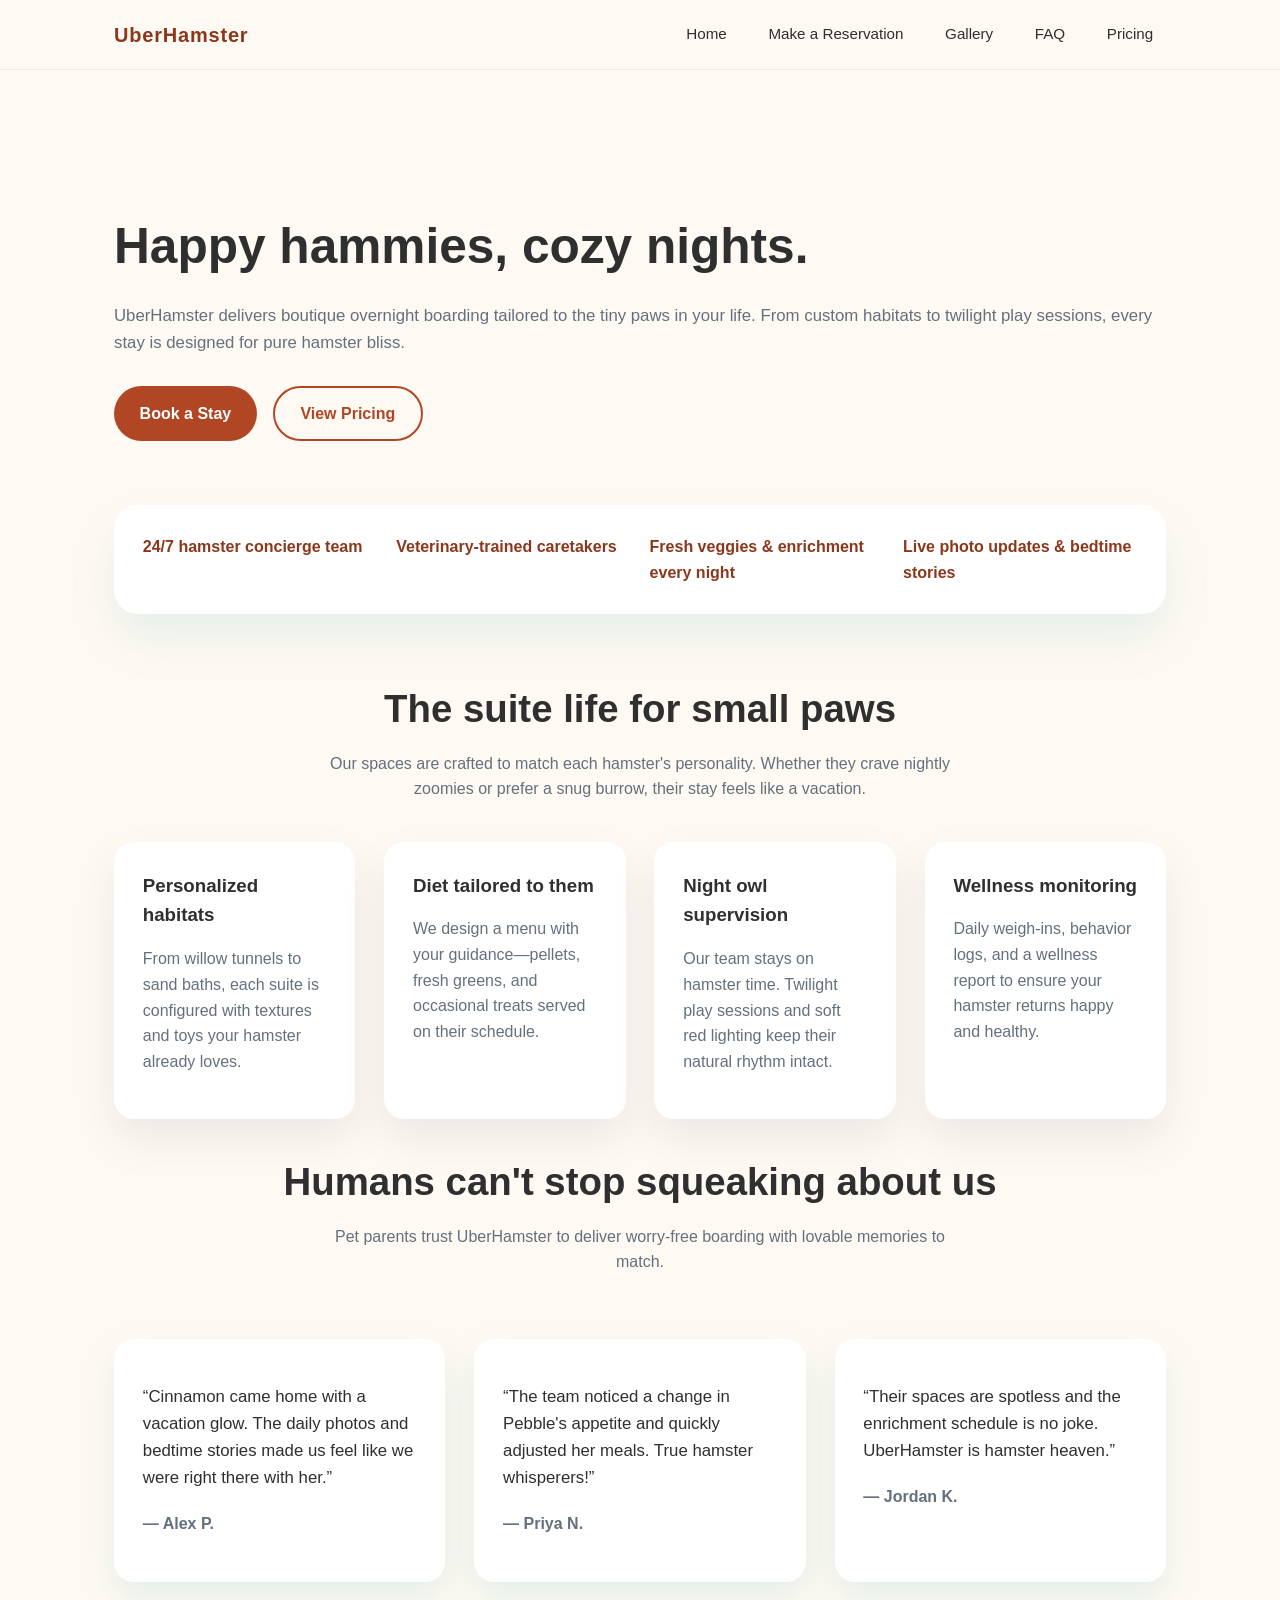
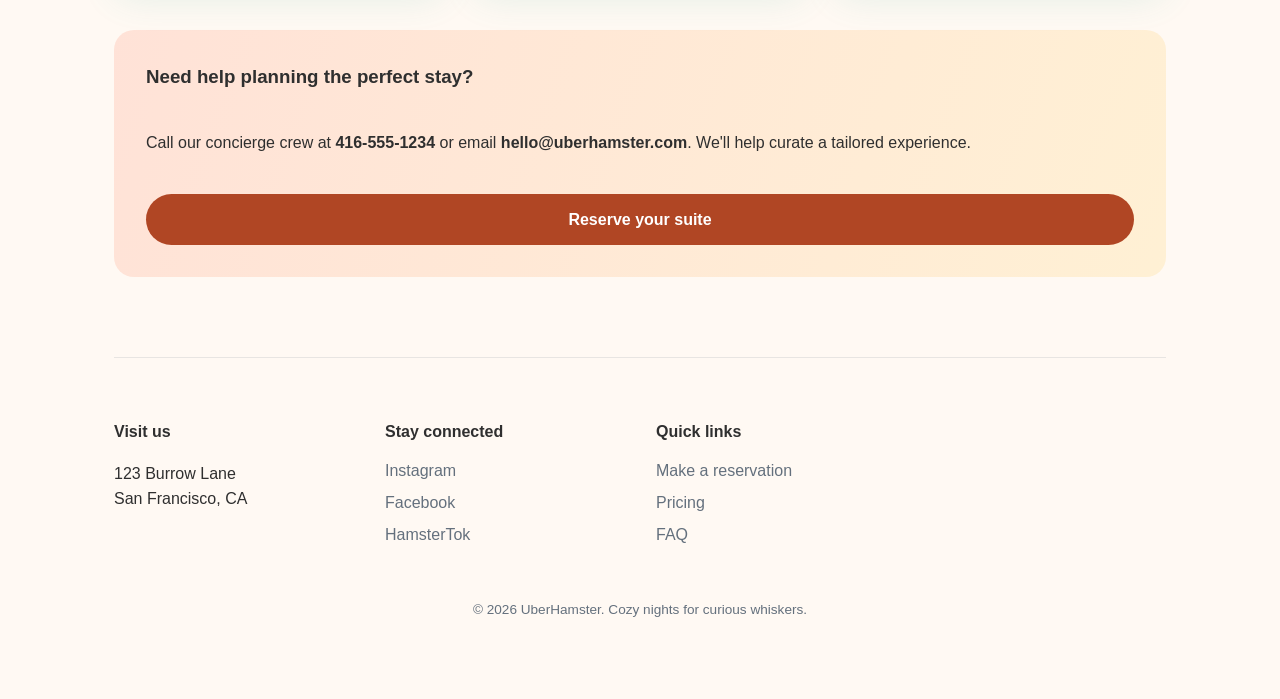
<file: index.html>
<!DOCTYPE html>
<html lang="en">
<head>
  <meta charset="UTF-8" />
  <meta name="viewport" content="width=device-width, initial-scale=1.0" />
  <link rel="icon" type="image/svg+xml" href="favicon.svg" />
  <meta name="description" content="UberHamster delivers boutique overnight boarding for hamsters with custom habitats, enrichment, and 24/7 caretakers." />
  <title>UberHamster | Overnight Hamster Boarding</title>
  <link rel="stylesheet" href="assets/css/styles.css" />
  <script defer src="assets/js/main.js"></script>
</head>
<body>
  <header>
    <nav>
      <a class="nav-brand" href="index.html">UberHamster</a>
      <div class="nav-links">
        <a href="index.html">Home</a>
        <a href="reservation.html">Make a Reservation</a>
        <a href="gallery.html">Gallery</a>
        <a href="faq.html">FAQ</a>
        <a href="pricing.html">Pricing</a>
      </div>
    </nav>
  </header>
  <main>
    <section class="hero">
      <div class="hero-text" data-animate>
        <h1>Happy hammies, cozy nights.</h1>
        <p>UberHamster delivers boutique overnight boarding tailored to the tiny paws in your life. From custom habitats to twilight play sessions, every stay is designed for pure hamster bliss.</p>
        <div class="cta-group">
          <a class="cta-button" href="reservation.html">Book a Stay</a>
          <a class="cta-button secondary" href="pricing.html">View Pricing</a>
        </div>
      </div>
    </section>

    <section class="highlight-strip" data-animate>
      <span>24/7 hamster concierge team</span>
      <span>Veterinary-trained caretakers</span>
      <span>Fresh veggies &amp; enrichment every night</span>
      <span>Live photo updates &amp; bedtime stories</span>
    </section>

    <section class="section" data-animate>
      <div class="section-title">
        <h2>The suite life for small paws</h2>
        <p>Our spaces are crafted to match each hamster's personality. Whether they crave nightly zoomies or prefer a snug burrow, their stay feels like a vacation.</p>
      </div>
      <div class="feature-grid">
        <article class="feature-card">
          <h3>Personalized habitats</h3>
          <p>From willow tunnels to sand baths, each suite is configured with textures and toys your hamster already loves.</p>
        </article>
        <article class="feature-card">
          <h3>Diet tailored to them</h3>
          <p>We design a menu with your guidance—pellets, fresh greens, and occasional treats served on their schedule.</p>
        </article>
        <article class="feature-card">
          <h3>Night owl supervision</h3>
          <p>Our team stays on hamster time. Twilight play sessions and soft red lighting keep their natural rhythm intact.</p>
        </article>
        <article class="feature-card">
          <h3>Wellness monitoring</h3>
          <p>Daily weigh-ins, behavior logs, and a wellness report to ensure your hamster returns happy and healthy.</p>
        </article>
      </div>
    </section>

    <section data-animate>
      <div class="section-title">
        <h2>Humans can't stop squeaking about us</h2>
        <p>Pet parents trust UberHamster to deliver worry-free boarding with lovable memories to match.</p>
      </div>
      <div class="testimonials">
        <div class="testimonial">
          <p class="quote">“Cinnamon came home with a vacation glow. The daily photos and bedtime stories made us feel like we were right there with her.”</p>
          <p class="owner">— Alex P.</p>
        </div>
        <div class="testimonial">
          <p class="quote">“The team noticed a change in Pebble's appetite and quickly adjusted her meals. True hamster whisperers!”</p>
          <p class="owner">— Priya N.</p>
        </div>
        <div class="testimonial">
          <p class="quote">“Their spaces are spotless and the enrichment schedule is no joke. UberHamster is hamster heaven.”</p>
          <p class="owner">— Jordan K.</p>
        </div>
      </div>
    </section>

    <section class="quick-contact" data-animate>
      <h3>Need help planning the perfect stay?</h3>
      <p>Call our concierge crew at <a href="tel:416-555-1234">416-555-1234</a> or email <a href="mailto:hello@uberhamster.com">hello@uberhamster.com</a>. We'll help curate a tailored experience.</p>
      <a class="cta-button" href="reservation.html">Reserve your suite</a>
    </section>

    <footer class="footer">
      <div>
        <h4>Visit us</h4>
        <p>123 Burrow Lane<br />San Francisco, CA</p>
      </div>
      <div>
        <h4>Stay connected</h4>
        <a href="#">Instagram</a>
        <a href="#">Facebook</a>
        <a href="#">HamsterTok</a>
      </div>
      <div>
        <h4>Quick links</h4>
        <a href="reservation.html">Make a reservation</a>
        <a href="pricing.html">Pricing</a>
        <a href="faq.html">FAQ</a>
      </div>
      <p class="legal">© <span id="year"></span> UberHamster. Cozy nights for curious whiskers.</p>
    </footer>
  </main>
  <script>
    document.getElementById('year').textContent = new Date().getFullYear();
  </script>
</body>
</html>
</file>
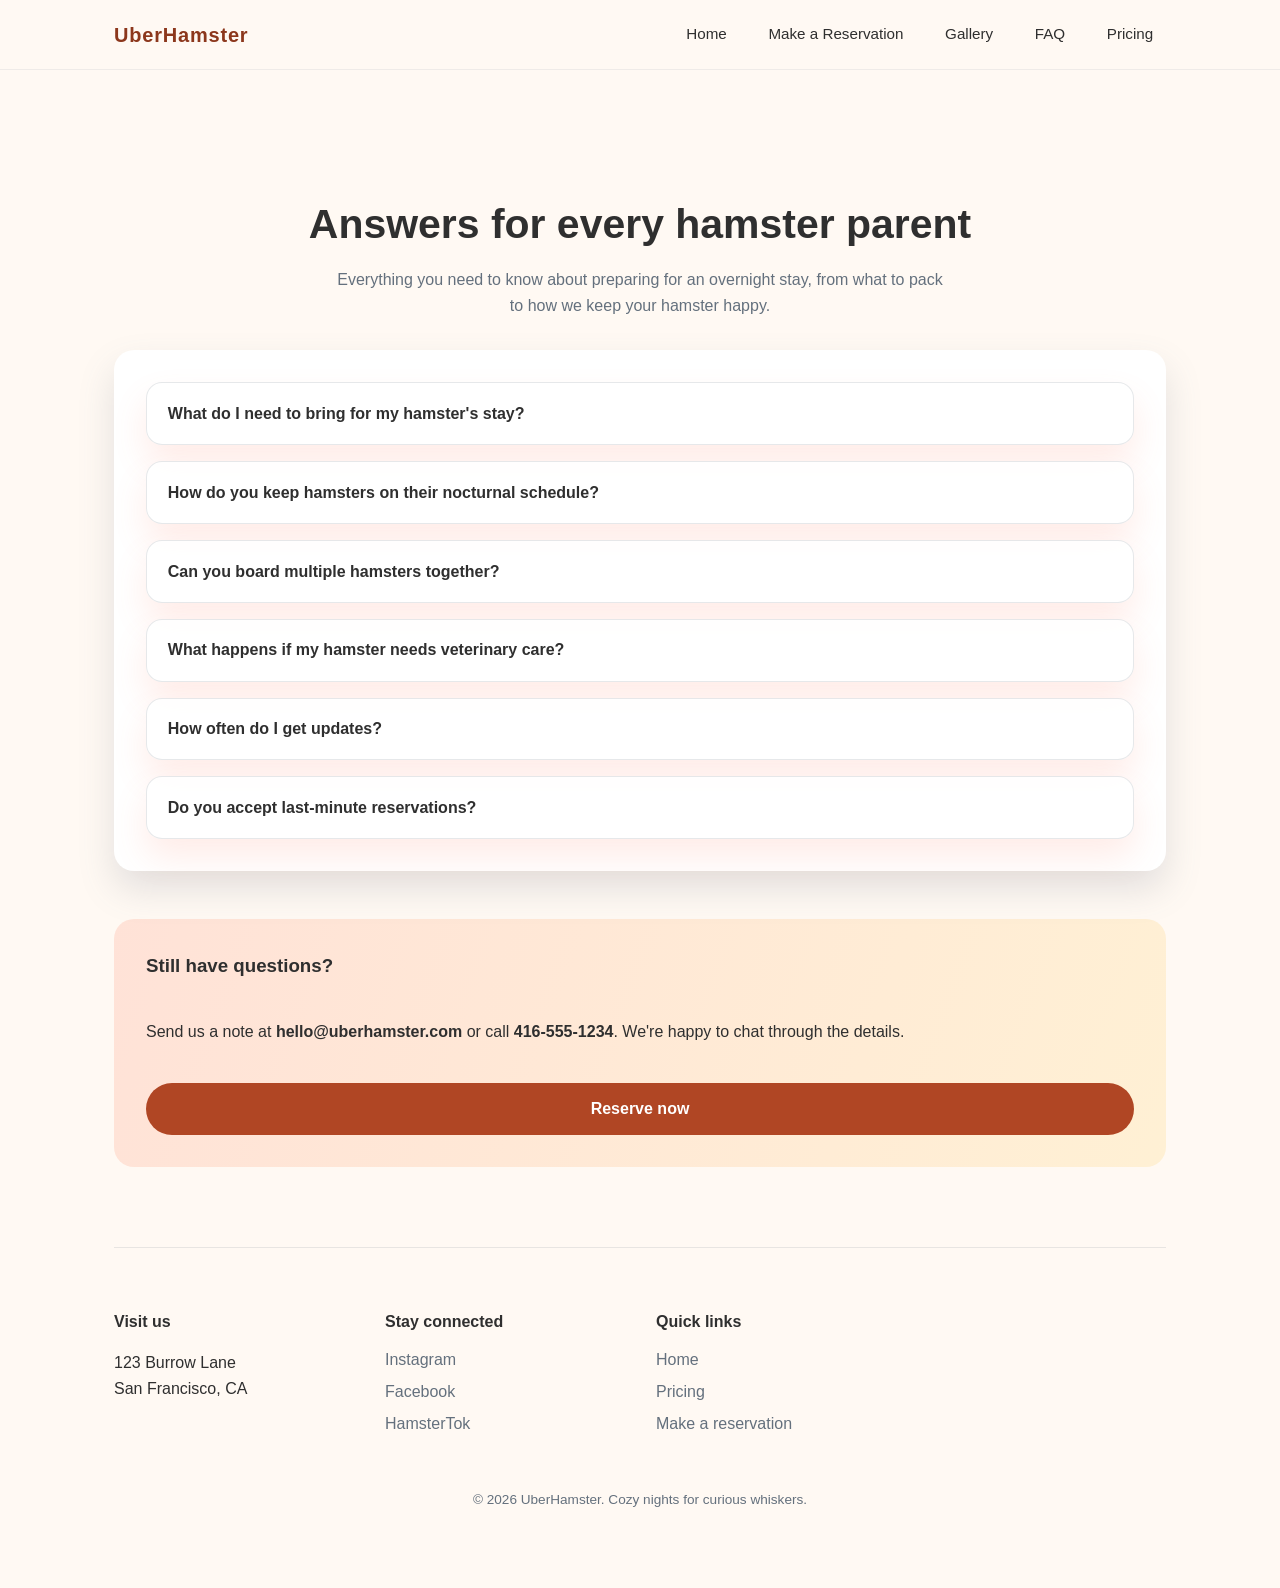
<file: faq.html>
<!DOCTYPE html>
<html lang="en">
<head>
  <meta charset="UTF-8" />
  <meta name="viewport" content="width=device-width, initial-scale=1.0" />
  <link rel="icon" type="image/svg+xml" href="favicon.svg" />
  <meta name="description" content="Find answers to common questions about UberHamster overnight boarding, care routines, updates, and booking policies." />
  <title>UberHamster | Frequently Asked Questions</title>
  <link rel="stylesheet" href="assets/css/styles.css" />
  <script defer src="assets/js/main.js"></script>
</head>
<body>
  <header>
    <nav>
      <a class="nav-brand" href="index.html">UberHamster</a>
      <div class="nav-links">
        <a href="index.html">Home</a>
        <a href="reservation.html">Make a Reservation</a>
        <a href="gallery.html">Gallery</a>
        <a href="faq.html">FAQ</a>
        <a href="pricing.html">Pricing</a>
      </div>
    </nav>
  </header>
  <main>
    <section class="page-hero" data-animate>
      <h1>Answers for every hamster parent</h1>
      <p>Everything you need to know about preparing for an overnight stay, from what to pack to how we keep your hamster happy.</p>
    </section>

    <section class="faq-card" data-animate>
      <div class="faq-list">
        <details>
          <summary>What do I need to bring for my hamster's stay?</summary>
          <p>We provide fresh bedding, enrichment toys, and specialty treats. Please bring your hamster's current wheel (if they have a favorite), their primary food mix, and any medications or supplements.</p>
        </details>
        <details>
          <summary>How do you keep hamsters on their nocturnal schedule?</summary>
          <p>Lights are dimmed to red-spectrum bulbs in the evening, play sessions happen after dusk, and caretakers perform check-ins overnight to align with their natural rhythm.</p>
        </details>
        <details>
          <summary>Can you board multiple hamsters together?</summary>
          <p>Yes, as long as they already cohabitate safely. We create customized duplex suites with divider options, individual feeding zones, and shared play yards.</p>
        </details>
        <details>
          <summary>What happens if my hamster needs veterinary care?</summary>
          <p>Our caretakers are trained to spot early warning signs. If we notice anything unusual, we contact you immediately and coordinate with your preferred exotic vet, or our on-call partner clinic.</p>
        </details>
        <details>
          <summary>How often do I get updates?</summary>
          <p>You'll receive nightly photo updates, a morning recap, and optional livestream drop-ins for extended stays.</p>
        </details>
        <details>
          <summary>Do you accept last-minute reservations?</summary>
          <p>If we have availability, absolutely. We recommend booking at least a week in advance during holidays and summer travel seasons.</p>
        </details>
      </div>
    </section>

    <section class="quick-contact" data-animate>
      <h3>Still have questions?</h3>
      <p>Send us a note at <a href="mailto:hello@uberhamster.com">hello@uberhamster.com</a> or call <a href="tel:416-555-1234">416-555-1234</a>. We're happy to chat through the details.</p>
      <a class="cta-button" href="reservation.html">Reserve now</a>
    </section>

    <footer class="footer">
      <div>
        <h4>Visit us</h4>
        <p>123 Burrow Lane<br />San Francisco, CA</p>
      </div>
      <div>
        <h4>Stay connected</h4>
        <a href="#">Instagram</a>
        <a href="#">Facebook</a>
        <a href="#">HamsterTok</a>
      </div>
      <div>
        <h4>Quick links</h4>
        <a href="index.html">Home</a>
        <a href="pricing.html">Pricing</a>
        <a href="reservation.html">Make a reservation</a>
      </div>
      <p class="legal">© <span id="year"></span> UberHamster. Cozy nights for curious whiskers.</p>
    </footer>
  </main>
  <script>
    document.getElementById('year').textContent = new Date().getFullYear();
  </script>
</body>
</html>
</file>
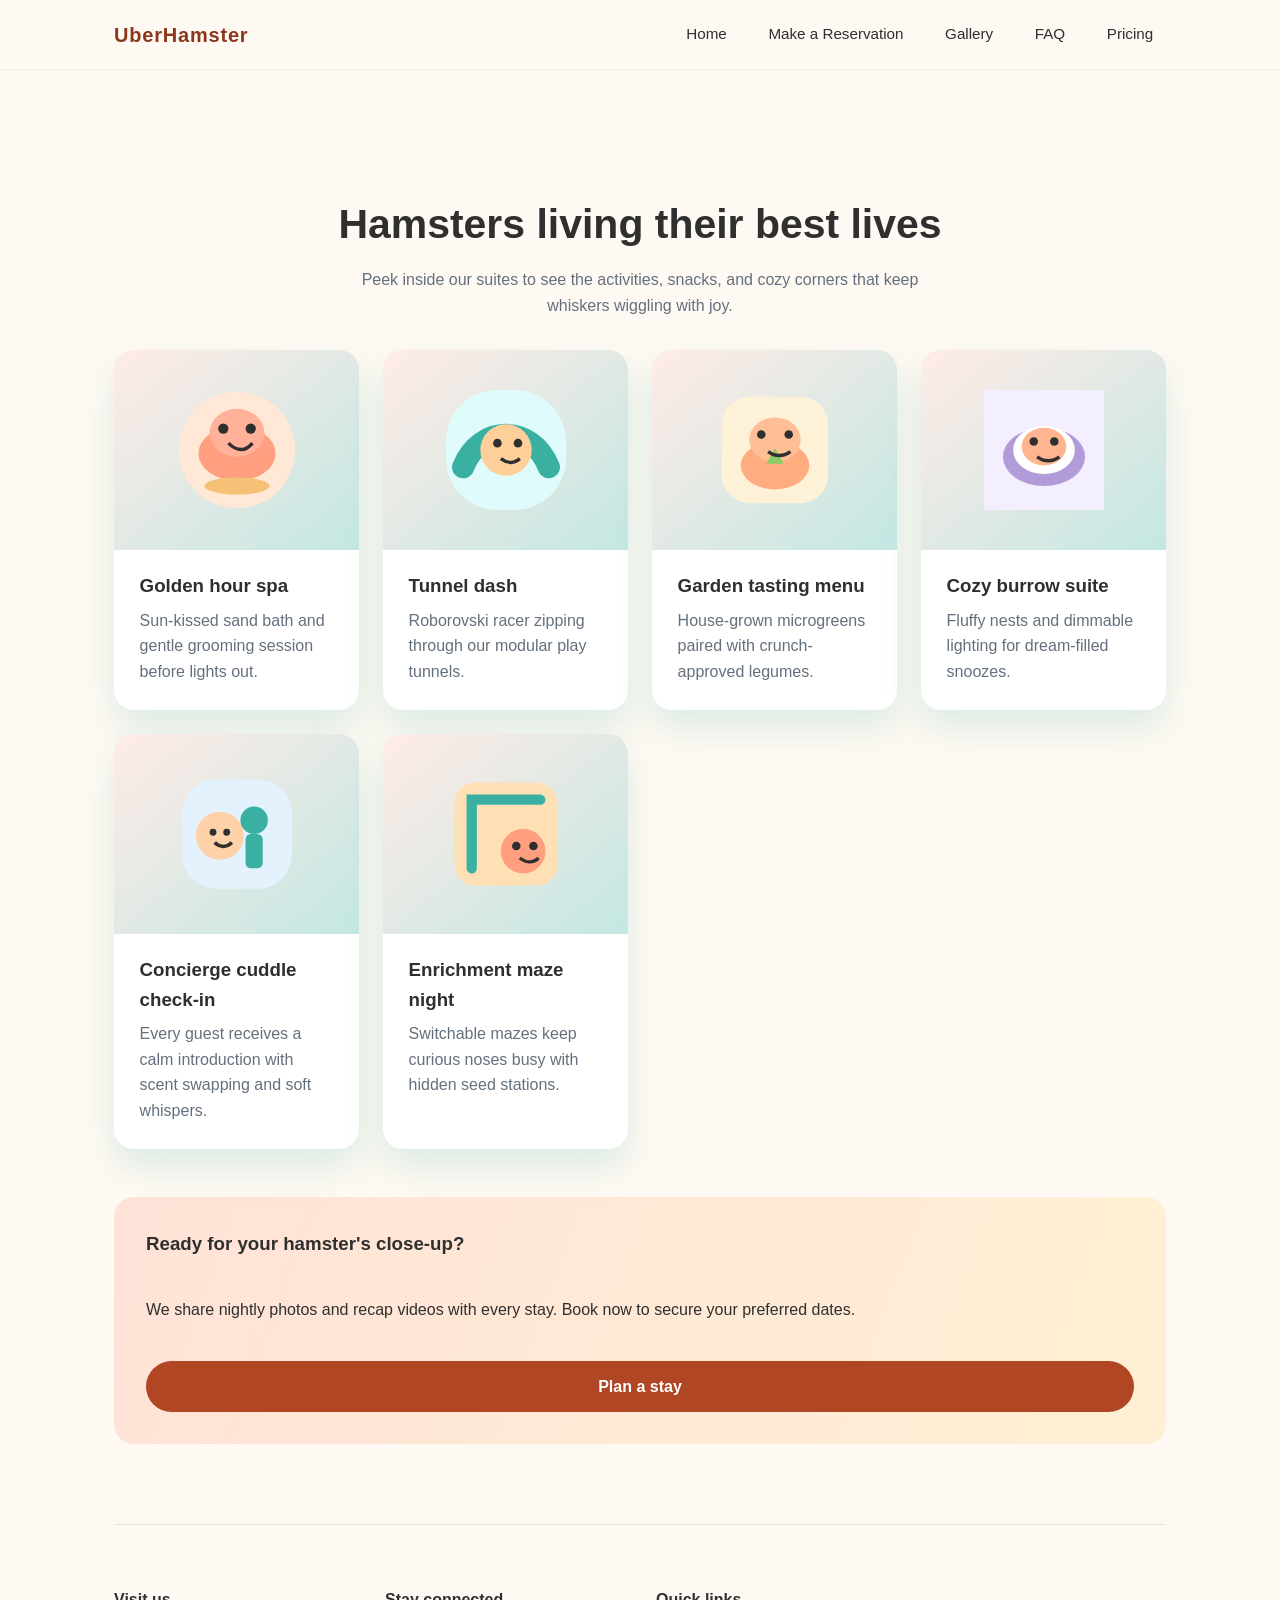
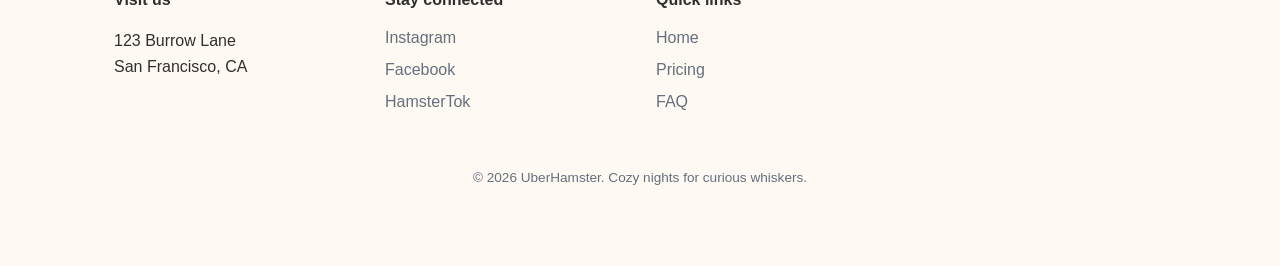
<file: gallery.html>
<!DOCTYPE html>
<html lang="en">
<head>
  <meta charset="UTF-8" />
  <meta name="viewport" content="width=device-width, initial-scale=1.0" />
  <link rel="icon" type="image/svg+xml" href="favicon.svg" />
  <meta name="description" content="See UberHamster guests enjoying sand baths, enrichment mazes, and cozy suites in our overnight boarding gallery." />
  <title>UberHamster | Gallery</title>
  <link rel="stylesheet" href="assets/css/styles.css" />
  <script defer src="assets/js/main.js"></script>
</head>
<body>
  <header>
    <nav>
      <a class="nav-brand" href="index.html">UberHamster</a>
      <div class="nav-links">
        <a href="index.html">Home</a>
        <a href="reservation.html">Make a Reservation</a>
        <a href="gallery.html">Gallery</a>
        <a href="faq.html">FAQ</a>
        <a href="pricing.html">Pricing</a>
      </div>
    </nav>
  </header>
  <main>
    <section class="page-hero" data-animate>
      <h1>Hamsters living their best lives</h1>
      <p>Peek inside our suites to see the activities, snacks, and cozy corners that keep whiskers wiggling with joy.</p>
    </section>

    <section class="gallery-grid">
      <article class="gallery-item" data-animate>
        <div class="gallery-art">
          <svg viewBox="0 0 140 140" xmlns="http://www.w3.org/2000/svg" role="img" aria-labelledby="hammy1">
            <title id="hammy1">Hamster enjoying a sand bath</title>
            <circle cx="70" cy="70" r="68" fill="#ffe8d6" />
            <ellipse cx="70" cy="74" rx="45" ry="32" fill="#ff9f80" />
            <ellipse cx="70" cy="50" rx="32" ry="28" fill="#ffb199" />
            <circle cx="86" cy="45" r="6" fill="#2f2f2f" />
            <circle cx="54" cy="45" r="6" fill="#2f2f2f" />
            <path d="M60 62 C70 72 80 72 88 62" stroke="#2f2f2f" stroke-width="4" fill="none" />
            <ellipse cx="70" cy="112" rx="38" ry="10" fill="#f6c177" />
          </svg>
        </div>
        <div class="gallery-caption">
          <h3>Golden hour spa</h3>
          <p>Sun-kissed sand bath and gentle grooming session before lights out.</p>
        </div>
      </article>

      <article class="gallery-item" data-animate>
        <div class="gallery-art">
          <svg viewBox="0 0 140 140" xmlns="http://www.w3.org/2000/svg" role="img" aria-labelledby="hammy2">
            <title id="hammy2">Hamster running in a play tunnel</title>
            <rect x="0" y="0" width="140" height="140" rx="60" fill="#e0fbfc" />
            <path d="M20 90 C40 40 100 40 120 90" stroke="#3ab0a2" stroke-width="26" fill="none" stroke-linecap="round" />
            <circle cx="70" cy="70" r="30" fill="#ffcf99" />
            <circle cx="84" cy="62" r="5" fill="#2f2f2f" />
            <circle cx="60" cy="62" r="5" fill="#2f2f2f" />
            <path d="M64 80 C72 86 80 86 86 80" stroke="#2f2f2f" stroke-width="4" fill="none" />
          </svg>
        </div>
        <div class="gallery-caption">
          <h3>Tunnel dash</h3>
          <p>Roborovski racer zipping through our modular play tunnels.</p>
        </div>
      </article>

      <article class="gallery-item" data-animate>
        <div class="gallery-art">
          <svg viewBox="0 0 140 140" xmlns="http://www.w3.org/2000/svg" role="img" aria-labelledby="hammy3">
            <title id="hammy3">Hamster nibbling on fresh veggies</title>
            <rect x="8" y="8" width="124" height="124" rx="32" fill="#fdf2d7" />
            <ellipse cx="70" cy="88" rx="40" ry="28" fill="#ffad80" />
            <ellipse cx="70" cy="58" rx="30" ry="26" fill="#ffbf96" />
            <path d="M70 68 l10 18 l-20 0 z" fill="#88cc66" />
            <circle cx="54" cy="52" r="5" fill="#2f2f2f" />
            <circle cx="86" cy="52" r="5" fill="#2f2f2f" />
            <path d="M62 72 C70 78 80 78 88 72" stroke="#2f2f2f" stroke-width="4" fill="none" />
          </svg>
        </div>
        <div class="gallery-caption">
          <h3>Garden tasting menu</h3>
          <p>House-grown microgreens paired with crunch-approved legumes.</p>
        </div>
      </article>

      <article class="gallery-item" data-animate>
        <div class="gallery-art">
          <svg viewBox="0 0 140 140" xmlns="http://www.w3.org/2000/svg" role="img" aria-labelledby="hammy4">
            <title id="hammy4">Hamster tucked into a nest</title>
            <rect x="0" y="0" width="140" height="140" fill="#f4efff" />
            <ellipse cx="70" cy="78" rx="48" ry="34" fill="#b19cd9" />
            <ellipse cx="70" cy="70" rx="36" ry="28" fill="#fff" />
            <ellipse cx="70" cy="66" rx="26" ry="22" fill="#ffb58f" />
            <circle cx="58" cy="60" r="5" fill="#2f2f2f" />
            <circle cx="82" cy="60" r="5" fill="#2f2f2f" />
            <path d="M62 78 C70 84 80 84 88 78" stroke="#2f2f2f" stroke-width="4" fill="none" />
          </svg>
        </div>
        <div class="gallery-caption">
          <h3>Cozy burrow suite</h3>
          <p>Fluffy nests and dimmable lighting for dream-filled snoozes.</p>
        </div>
      </article>

      <article class="gallery-item" data-animate>
        <div class="gallery-art">
          <svg viewBox="0 0 140 140" xmlns="http://www.w3.org/2000/svg" role="img" aria-labelledby="hammy5">
            <title id="hammy5">Hamster meeting a caretaker</title>
            <rect x="6" y="6" width="128" height="128" rx="40" fill="#e3f2fd" />
            <circle cx="50" cy="72" r="28" fill="#ffd1a9" />
            <circle cx="90" cy="54" r="16" fill="#3ab0a2" />
            <rect x="80" y="70" width="20" height="40" rx="6" fill="#3ab0a2" />
            <circle cx="42" cy="68" r="4" fill="#2f2f2f" />
            <circle cx="58" cy="68" r="4" fill="#2f2f2f" />
            <path d="M44 80 C50 86 58 86 64 80" stroke="#2f2f2f" stroke-width="4" fill="none" />
          </svg>
        </div>
        <div class="gallery-caption">
          <h3>Concierge cuddle check-in</h3>
          <p>Every guest receives a calm introduction with scent swapping and soft whispers.</p>
        </div>
      </article>

      <article class="gallery-item" data-animate>
        <div class="gallery-art">
          <svg viewBox="0 0 140 140" xmlns="http://www.w3.org/2000/svg" role="img" aria-labelledby="hammy6">
            <title id="hammy6">Hamster exploring enrichment maze</title>
            <rect x="10" y="10" width="120" height="120" rx="24" fill="#ffe0b5" />
            <path d="M30 110 L30 30 L110 30" stroke="#3ab0a2" stroke-width="12" fill="none" stroke-linecap="round" />
            <circle cx="90" cy="90" r="26" fill="#ff9f80" />
            <circle cx="102" cy="84" r="5" fill="#2f2f2f" />
            <circle cx="82" cy="84" r="5" fill="#2f2f2f" />
            <path d="M86 98 C94 104 102 104 108 98" stroke="#2f2f2f" stroke-width="4" fill="none" />
          </svg>
        </div>
        <div class="gallery-caption">
          <h3>Enrichment maze night</h3>
          <p>Switchable mazes keep curious noses busy with hidden seed stations.</p>
        </div>
      </article>
    </section>

    <section class="quick-contact" data-animate>
      <h3>Ready for your hamster's close-up?</h3>
      <p>We share nightly photos and recap videos with every stay. Book now to secure your preferred dates.</p>
      <a class="cta-button" href="reservation.html">Plan a stay</a>
    </section>

    <footer class="footer">
      <div>
        <h4>Visit us</h4>
        <p>123 Burrow Lane<br />San Francisco, CA</p>
      </div>
      <div>
        <h4>Stay connected</h4>
        <a href="#">Instagram</a>
        <a href="#">Facebook</a>
        <a href="#">HamsterTok</a>
      </div>
      <div>
        <h4>Quick links</h4>
        <a href="index.html">Home</a>
        <a href="pricing.html">Pricing</a>
        <a href="faq.html">FAQ</a>
      </div>
      <p class="legal">© <span id="year"></span> UberHamster. Cozy nights for curious whiskers.</p>
    </footer>
  </main>
  <script>
    document.getElementById('year').textContent = new Date().getFullYear();
  </script>
</body>
</html>
</file>
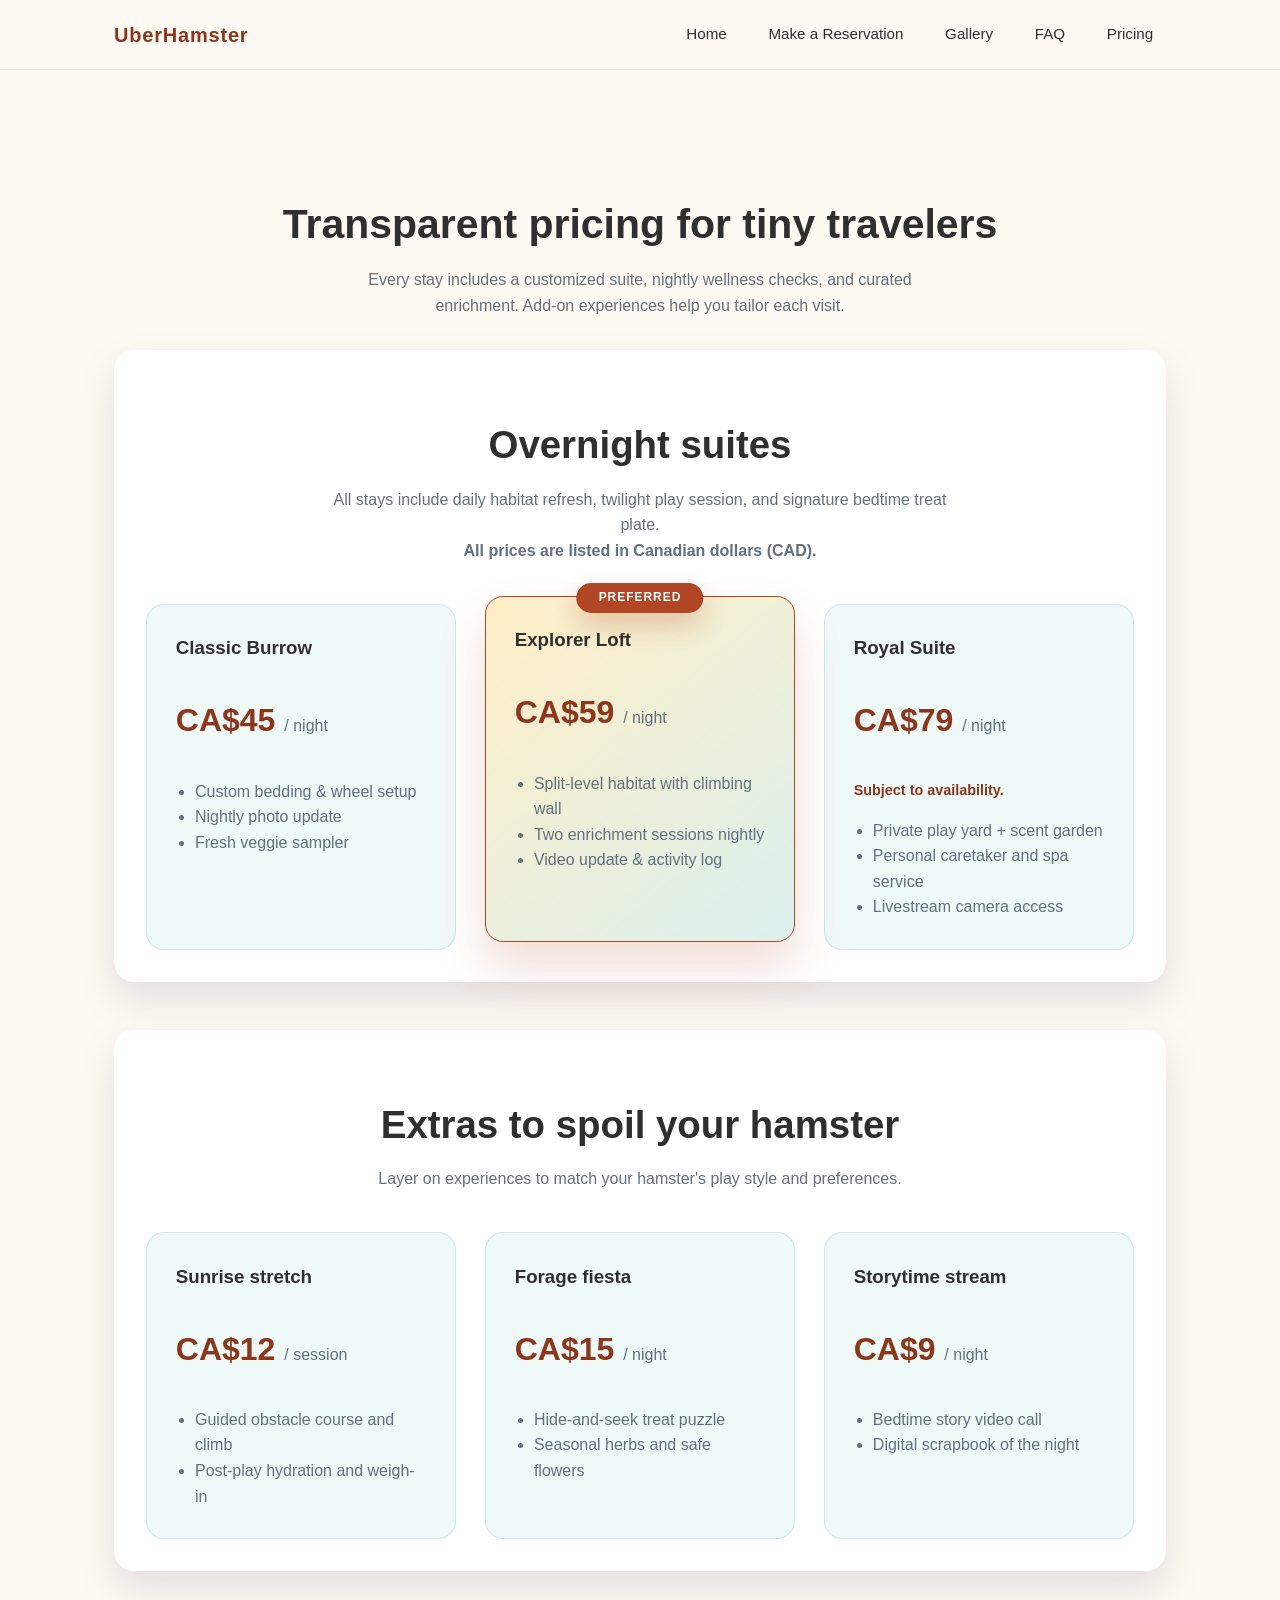
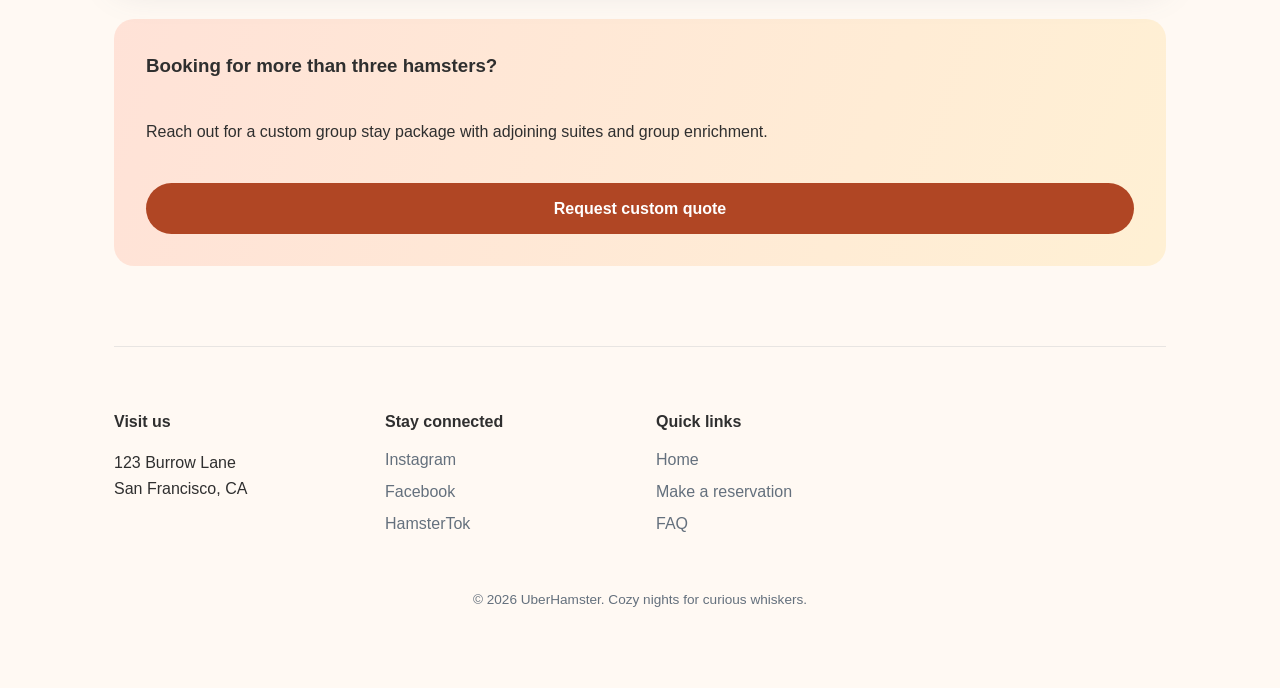
<file: pricing.html>
<!DOCTYPE html>
<html lang="en">
<head>
  <meta charset="UTF-8" />
  <meta name="viewport" content="width=device-width, initial-scale=1.0" />
  <link rel="icon" type="image/svg+xml" href="favicon.svg" />
  <meta name="description" content="Explore UberHamster overnight boarding prices, suite tiers, and add-on experiences to spoil your hamsters." />
  <title>UberHamster | Pricing</title>
  <link rel="stylesheet" href="assets/css/styles.css" />
  <script defer src="assets/js/main.js"></script>
</head>
<body>
  <header>
    <nav>
      <a class="nav-brand" href="index.html">UberHamster</a>
      <div class="nav-links">
        <a href="index.html">Home</a>
        <a href="reservation.html">Make a Reservation</a>
        <a href="gallery.html">Gallery</a>
        <a href="faq.html">FAQ</a>
        <a href="pricing.html">Pricing</a>
      </div>
    </nav>
  </header>
  <main>
    <section class="page-hero" data-animate>
      <h1>Transparent pricing for tiny travelers</h1>
      <p>Every stay includes a customized suite, nightly wellness checks, and curated enrichment. Add-on experiences help you tailor each visit.</p>
    </section>

    <section class="pricing-card" data-animate>
      <div class="section-title">
        <h2>Overnight suites</h2>
        <p>All stays include daily habitat refresh, twilight play session, and signature bedtime treat plate.</p>
        <p class="currency-note">All prices are listed in Canadian dollars (CAD).</p>
      </div>
      <div class="pricing-table">
        <article class="pricing-tier">
          <h3>Classic Burrow</h3>
          <p class="price">CA$45 <span>/ night</span></p>
          <ul class="extra-list">
            <li>Custom bedding &amp; wheel setup</li>
            <li>Nightly photo update</li>
            <li>Fresh veggie sampler</li>
          </ul>
        </article>
        <article class="pricing-tier preferred-tier">
          <span class="preferred-badge">Preferred</span>
          <h3>Explorer Loft</h3>
          <p class="price">CA$59 <span>/ night</span></p>
          <ul class="extra-list">
            <li>Split-level habitat with climbing wall</li>
            <li>Two enrichment sessions nightly</li>
            <li>Video update &amp; activity log</li>
          </ul>
        </article>
        <article class="pricing-tier">
          <h3>Royal Suite</h3>
          <p class="price">CA$79 <span>/ night</span></p>
          <p class="availability-note">Subject to availability.</p>
          <ul class="extra-list">
            <li>Private play yard + scent garden</li>
            <li>Personal caretaker and spa service</li>
            <li>Livestream camera access</li>
          </ul>
        </article>
      </div>
    </section>

    <section class="pricing-card" data-animate>
      <div class="section-title">
        <h2>Extras to spoil your hamster</h2>
        <p>Layer on experiences to match your hamster's play style and preferences.</p>
      </div>
      <div class="pricing-table">
        <article class="pricing-tier">
          <h3>Sunrise stretch</h3>
          <p class="price">CA$12 <span>/ session</span></p>
          <ul class="extra-list">
            <li>Guided obstacle course and climb</li>
            <li>Post-play hydration and weigh-in</li>
          </ul>
        </article>
        <article class="pricing-tier">
          <h3>Forage fiesta</h3>
          <p class="price">CA$15 <span>/ night</span></p>
          <ul class="extra-list">
            <li>Hide-and-seek treat puzzle</li>
            <li>Seasonal herbs and safe flowers</li>
          </ul>
        </article>
        <article class="pricing-tier">
          <h3>Storytime stream</h3>
          <p class="price">CA$9 <span>/ night</span></p>
          <ul class="extra-list">
            <li>Bedtime story video call</li>
            <li>Digital scrapbook of the night</li>
          </ul>
        </article>
      </div>
    </section>

    <section class="quick-contact" data-animate>
      <h3>Booking for more than three hamsters?</h3>
      <p>Reach out for a custom group stay package with adjoining suites and group enrichment.</p>
      <a class="cta-button" href="mailto:hello@uberhamster.com">Request custom quote</a>
    </section>

    <footer class="footer">
      <div>
        <h4>Visit us</h4>
        <p>123 Burrow Lane<br />San Francisco, CA</p>
      </div>
      <div>
        <h4>Stay connected</h4>
        <a href="#">Instagram</a>
        <a href="#">Facebook</a>
        <a href="#">HamsterTok</a>
      </div>
      <div>
        <h4>Quick links</h4>
        <a href="index.html">Home</a>
        <a href="reservation.html">Make a reservation</a>
        <a href="faq.html">FAQ</a>
      </div>
      <p class="legal">© <span id="year"></span> UberHamster. Cozy nights for curious whiskers.</p>
    </footer>
  </main>
  <script>
    document.getElementById('year').textContent = new Date().getFullYear();
  </script>
</body>
</html>
</file>
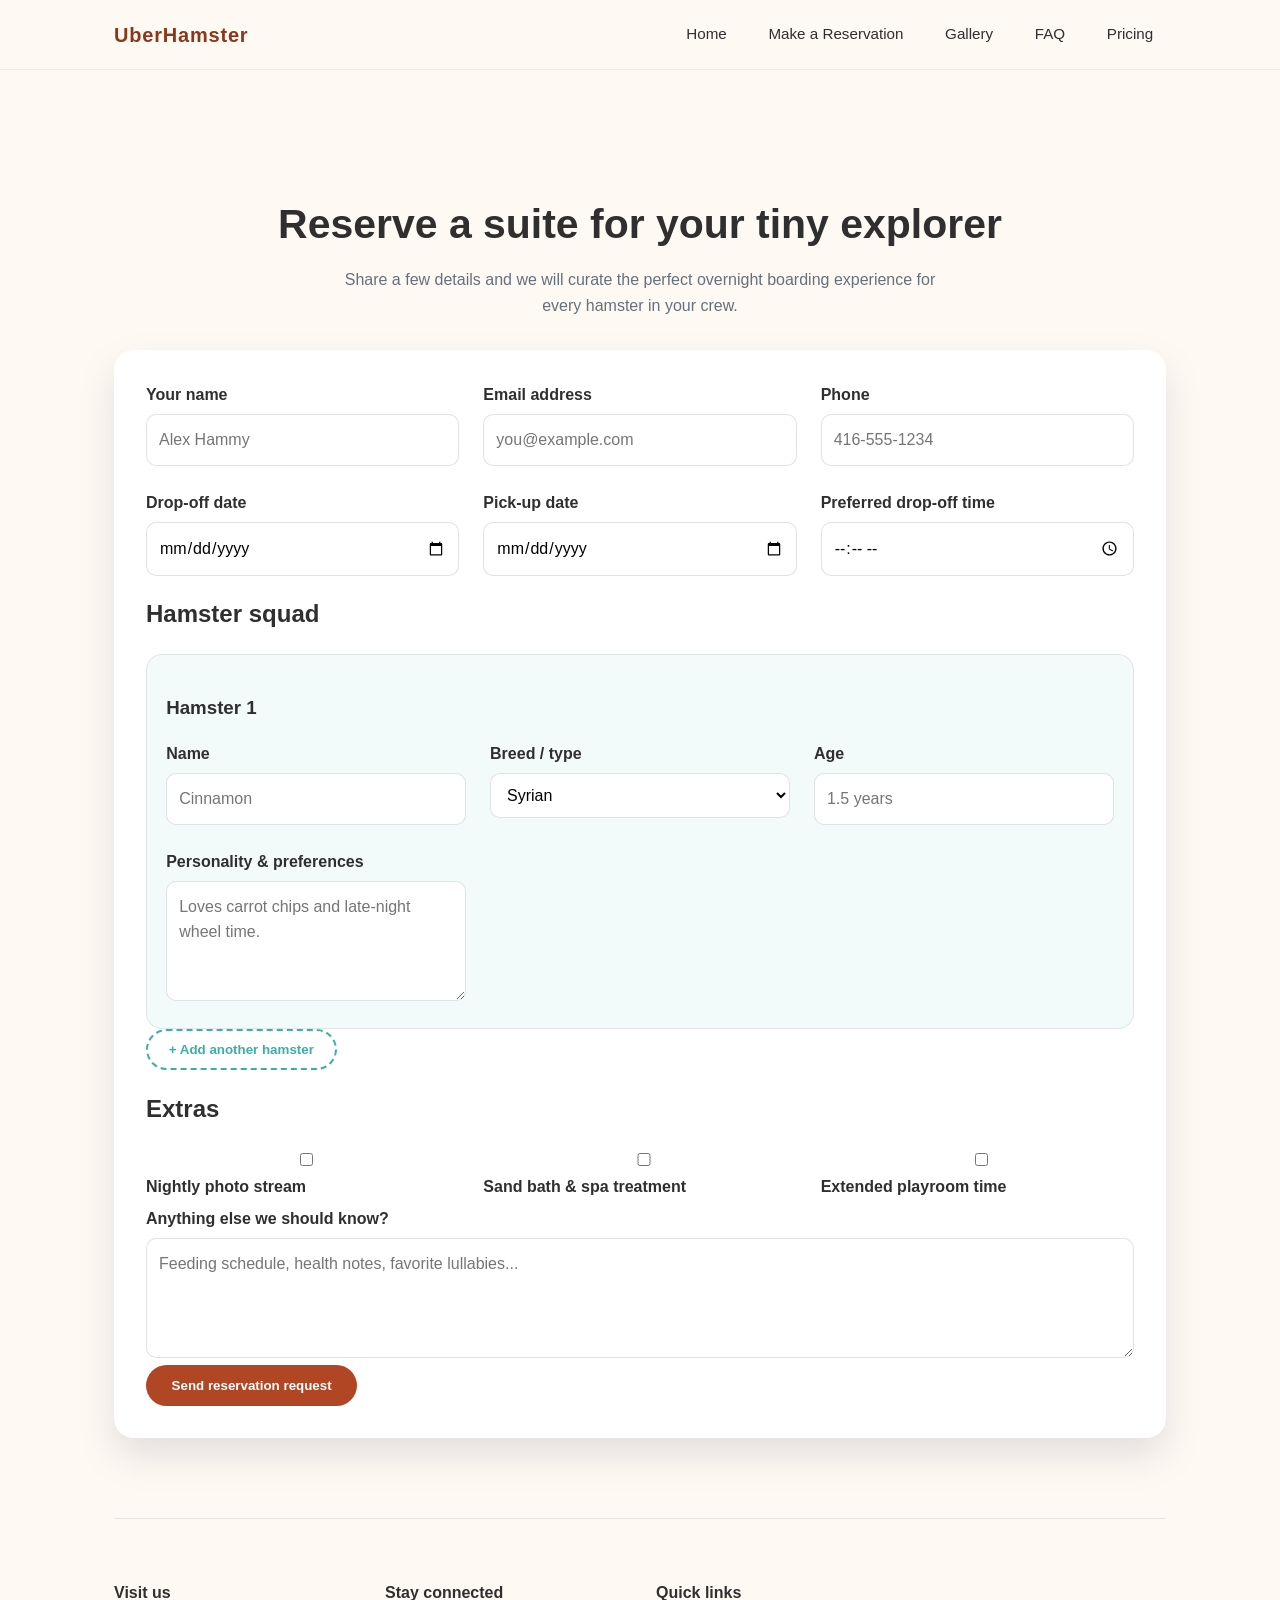
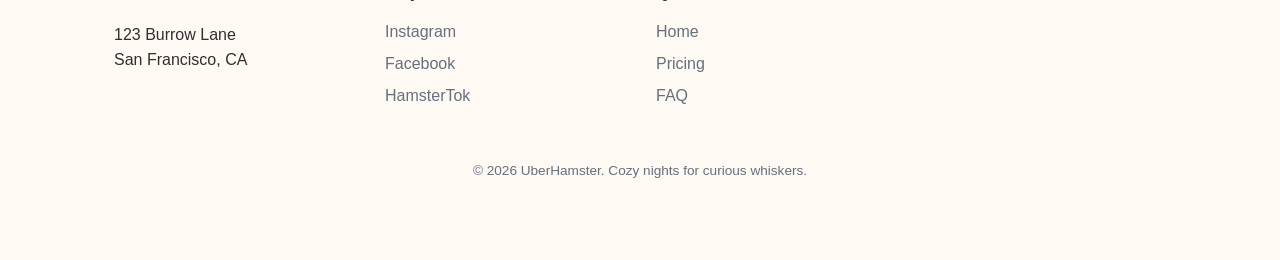
<file: reservation.html>
<!DOCTYPE html>
<html lang="en">
<head>
  <meta charset="UTF-8" />
  <meta name="viewport" content="width=device-width, initial-scale=1.0" />
  <link rel="icon" type="image/svg+xml" href="favicon.svg" />
  <meta name="description" content="Reserve an UberHamster overnight suite and share details about your hamster crew, extras, and special care requests." />
  <title>UberHamster | Make a Reservation</title>
  <link rel="stylesheet" href="assets/css/styles.css" />
  <script defer src="assets/js/main.js"></script>
</head>
<body>
  <header>
    <nav>
      <a class="nav-brand" href="index.html">UberHamster</a>
      <div class="nav-links">
        <a href="index.html">Home</a>
        <a href="reservation.html">Make a Reservation</a>
        <a href="gallery.html">Gallery</a>
        <a href="faq.html">FAQ</a>
        <a href="pricing.html">Pricing</a>
      </div>
    </nav>
  </header>
  <main>
    <section class="page-hero" data-animate>
      <h1>Reserve a suite for your tiny explorer</h1>
      <p>Share a few details and we will curate the perfect overnight boarding experience for every hamster in your crew.</p>
    </section>

    <section class="reservation-card" data-animate>
      <form id="reservationForm">
        <div class="form-grid">
          <div class="form-group">
            <label for="ownerName">Your name</label>
            <input type="text" id="ownerName" name="ownerName" placeholder="Alex Hammy" required />
          </div>
          <div class="form-group">
            <label for="ownerEmail">Email address</label>
            <input type="email" id="ownerEmail" name="ownerEmail" placeholder="you@example.com" required />
          </div>
          <div class="form-group">
            <label for="ownerPhone">Phone</label>
            <input type="tel" id="ownerPhone" name="ownerPhone" placeholder="416-555-1234" />
          </div>
          <div class="form-group">
            <label for="dropOff">Drop-off date</label>
            <input type="date" id="dropOff" name="dropOff" required />
          </div>
          <div class="form-group">
            <label for="pickUp">Pick-up date</label>
            <input type="date" id="pickUp" name="pickUp" required />
          </div>
          <div class="form-group">
            <label for="dropOffTime">Preferred drop-off time</label>
            <input type="time" id="dropOffTime" name="dropOffTime" />
          </div>
        </div>

        <h2>Hamster squad</h2>
        <div class="hamsters-container">
          <div class="hamster-card" data-index="1">
            <h3 class="hamster-heading">Hamster 1</h3>
            <div class="form-grid">
              <div class="form-group">
                <label for="hamsterName-1">Name</label>
                <input type="text" id="hamsterName-1" name="hamsterName-1" data-base="hamsterName" placeholder="Cinnamon" required />
              </div>
              <div class="form-group">
                <label for="hamsterType-1">Breed / type</label>
                <select id="hamsterType-1" name="hamsterType-1" data-base="hamsterType">
                  <option value="Syrian">Syrian</option>
                  <option value="Dwarf">Dwarf</option>
                  <option value="Chinese">Chinese</option>
                  <option value="Roborovski">Roborovski</option>
                  <option value="Campbell">Campbell</option>
                </select>
              </div>
              <div class="form-group">
                <label for="hamsterAge-1">Age</label>
                <input type="text" id="hamsterAge-1" name="hamsterAge-1" data-base="hamsterAge" placeholder="1.5 years" />
              </div>
              <div class="form-group">
                <label for="hamsterPersonality-1">Personality &amp; preferences</label>
                <textarea id="hamsterPersonality-1" name="hamsterPersonality-1" data-base="hamsterPersonality" placeholder="Loves carrot chips and late-night wheel time."></textarea>
              </div>
            </div>
          </div>
        </div>
        <button type="button" id="addHamster" class="add-hamster">+ Add another hamster</button>

        <h2>Extras</h2>
        <div class="form-grid">
          <div class="form-group">
            <label><input type="checkbox" name="extrasPhotoStream" value="yes" /> Nightly photo stream</label>
          </div>
          <div class="form-group">
            <label><input type="checkbox" name="extrasSpa" value="yes" /> Sand bath &amp; spa treatment</label>
          </div>
          <div class="form-group">
            <label><input type="checkbox" name="extrasPlayground" value="yes" /> Extended playroom time</label>
          </div>
        </div>

        <div class="form-group">
          <label for="notes">Anything else we should know?</label>
          <textarea id="notes" name="notes" placeholder="Feeding schedule, health notes, favorite lullabies..."></textarea>
        </div>

        <button type="submit" class="cta-button">Send reservation request</button>
        <div id="reservationNotice"></div>
      </form>

      <template id="hamsterTemplate">
        <div class="hamster-card">
          <h3 class="hamster-heading">Hamster</h3>
          <div class="form-grid">
            <div class="form-group">
              <label>Name</label>
              <input type="text" name="" data-base="hamsterName" placeholder="Cinnabun" required />
            </div>
            <div class="form-group">
              <label>Breed / type</label>
              <select name="" data-base="hamsterType">
                <option value="Syrian">Syrian</option>
                <option value="Dwarf">Dwarf</option>
                <option value="Chinese">Chinese</option>
                <option value="Roborovski">Roborovski</option>
                <option value="Campbell">Campbell</option>
              </select>
            </div>
            <div class="form-group">
              <label>Age</label>
              <input type="text" name="" data-base="hamsterAge" placeholder="2 years" />
            </div>
            <div class="form-group">
              <label>Personality &amp; preferences</label>
              <textarea name="" data-base="hamsterPersonality" placeholder="Shy at first, loves apple slices"></textarea>
            </div>
          </div>
        </div>
      </template>
    </section>
    <footer class="footer">
      <div>
        <h4>Visit us</h4>
        <p>123 Burrow Lane<br />San Francisco, CA</p>
      </div>
      <div>
        <h4>Stay connected</h4>
        <a href="#">Instagram</a>
        <a href="#">Facebook</a>
        <a href="#">HamsterTok</a>
      </div>
      <div>
        <h4>Quick links</h4>
        <a href="index.html">Home</a>
        <a href="pricing.html">Pricing</a>
        <a href="faq.html">FAQ</a>
      </div>
      <p class="legal">© <span id="year"></span> UberHamster. Cozy nights for curious whiskers.</p>
    </footer>
  </main>
  <script>
    document.getElementById('year').textContent = new Date().getFullYear();
  </script>
</body>
</html>
</file>
<file: assets/css/styles.css>
:root {
  --primary: #b04624;
  --primary-dark: #8c371c;
  --secondary: #3ab0a2;
  --bg: #fff9f3;
  --text: #2f2f2f;
  --muted: #64707d;
  --accent: #ffd166;
}

* {
  box-sizing: border-box;
}

body {
  margin: 0;
  font-family: 'Segoe UI', -apple-system, BlinkMacSystemFont, 'Trebuchet MS', sans-serif;
  background: var(--bg);
  color: var(--text);
  line-height: 1.6;
}

a {
  color: inherit;
  text-decoration: none;
}

header {
  position: sticky;
  top: 0;
  z-index: 100;
  background: rgba(255, 249, 243, 0.95);
  backdrop-filter: blur(10px);
  border-bottom: 1px solid rgba(100, 112, 125, 0.1);
}

nav {
  display: flex;
  justify-content: space-between;
  align-items: center;
  max-width: 1100px;
  margin: 0 auto;
  padding: 1rem 1.5rem;
}

.nav-brand {
  font-weight: 700;
  font-size: 1.25rem;
  color: var(--primary-dark);
  letter-spacing: 0.04em;
}

.nav-links {
  display: flex;
  gap: 1rem;
  font-size: 0.95rem;
}

.nav-links a {
  padding: 0.4rem 0.8rem;
  border-radius: 999px;
  transition: background 0.3s ease, color 0.3s ease;
}

.nav-links a:hover,
.nav-links a:focus {
  background: var(--primary);
  color: #fff;
}

main {
  max-width: 1100px;
  margin: 0 auto;
  padding: 2rem 1.5rem 4rem;
}

.hero {
  display: grid;
  gap: 3rem;
  grid-template-columns: repeat(auto-fit, minmax(280px, 1fr));
  align-items: center;
  padding: 4rem 0;
}

.hero-text h1 {
  font-size: clamp(2.2rem, 4vw, 3.1rem);
  margin-bottom: 1rem;
}

.hero-text p {
  font-size: 1.05rem;
  color: var(--muted);
  margin-bottom: 1.8rem;
}

.cta-group {
  display: flex;
  flex-wrap: wrap;
  gap: 1rem;
}

.cta-button {
  display: inline-flex;
  align-items: center;
  justify-content: center;
  padding: 0.8rem 1.6rem;
  border-radius: 999px;
  font-weight: 600;
  background: var(--primary);
  color: #fff;
  border: none;
  cursor: pointer;
  transition: transform 0.3s ease, box-shadow 0.3s ease;
}

.cta-button.secondary {
  background: transparent;
  color: var(--primary);
  border: 2px solid var(--primary);
}

.cta-button:hover,
.cta-button:focus {
  transform: translateY(-2px);
  box-shadow: 0 10px 20px rgba(217, 92, 60, 0.22);
}

.highlight-strip {
  display: grid;
  gap: 1.2rem;
  grid-template-columns: repeat(auto-fit, minmax(180px, 1fr));
  background: #fff;
  padding: 1.8rem;
  border-radius: 24px;
  box-shadow: 0 24px 45px rgba(58, 176, 162, 0.12);
  margin-bottom: 4rem;
}

.highlight-strip span {
  font-weight: 600;
  color: var(--primary-dark);
}

.section-title {
  text-align: center;
  margin-bottom: 2.5rem;
}

.section-title h2 {
  font-size: clamp(1.8rem, 3vw, 2.6rem);
  margin-bottom: 0.7rem;
}

.section-title p {
  color: var(--muted);
  max-width: 620px;
  margin: 0 auto;
}

.feature-grid {
  display: grid;
  gap: 1.8rem;
  grid-template-columns: repeat(auto-fit, minmax(240px, 1fr));
}

.feature-card {
  background: #fff;
  border-radius: 20px;
  padding: 1.8rem;
  box-shadow: 0 20px 40px rgba(100, 112, 125, 0.12);
  transition: transform 0.3s ease;
}

.feature-card:hover {
  transform: translateY(-6px);
}

.feature-card h3 {
  margin-top: 0;
  margin-bottom: 0.6rem;
}

.feature-card p {
  color: var(--muted);
}

.testimonials {
  margin-top: 4rem;
  display: grid;
  gap: 1.8rem;
  grid-template-columns: repeat(auto-fit, minmax(260px, 1fr));
}

.testimonial {
  background: #fff;
  border-radius: 20px;
  padding: 1.8rem;
  box-shadow: 0 16px 36px rgba(58, 176, 162, 0.14);
}

.testimonial .quote {
  font-size: 1.05rem;
  margin-bottom: 1.2rem;
}

.testimonial .owner {
  font-weight: 600;
  color: var(--muted);
}

.footer {
  margin-top: 5rem;
  padding-top: 2.5rem;
  border-top: 1px solid rgba(100, 112, 125, 0.15);
  display: grid;
  gap: 2rem;
  grid-template-columns: repeat(auto-fit, minmax(220px, 1fr));
}

.footer h4 {
  margin-bottom: 0.8rem;
}

.footer a {
  display: block;
  margin-bottom: 0.4rem;
  color: var(--muted);
}

.footer .legal {
  grid-column: 1 / -1;
  text-align: center;
  color: var(--muted);
  font-size: 0.85rem;
}
.page-hero {
  text-align: center;
  padding: 3.5rem 0 2rem;
}

.page-hero h1 {
  font-size: clamp(2rem, 3.2vw, 2.8rem);
  margin-bottom: 0.6rem;
}

.page-hero p {
  color: var(--muted);
  max-width: 620px;
  margin: 0 auto;
}

.reservation-card,
.faq-card,
.pricing-card {
  background: #fff;
  border-radius: 20px;
  box-shadow: 0 18px 36px rgba(100, 112, 125, 0.18);
  padding: 2rem;
  margin-bottom: 3rem;
}

.form-grid {
  display: grid;
  gap: 1.5rem;
  grid-template-columns: repeat(auto-fit, minmax(240px, 1fr));
}

.form-group label {
  display: block;
  font-weight: 600;
  margin-bottom: 0.4rem;
}

.form-group input,
.form-group select,
.form-group textarea {
  width: 100%;
  padding: 0.75rem;
  border-radius: 10px;
  border: 1px solid rgba(100, 112, 125, 0.2);
  background: #fff;
  font: inherit;
}

.form-group textarea {
  min-height: 120px;
}

.add-hamster {
  background: transparent;
  border: 2px dashed var(--secondary);
  color: var(--secondary);
  padding: 0.7rem 1.3rem;
  border-radius: 999px;
  font-weight: 600;
  cursor: pointer;
  transition: background 0.3s ease, color 0.3s ease;
}

.add-hamster:hover,
.add-hamster:focus {
  background: var(--secondary);
  color: #fff;
}

.hamsters-container {
  display: grid;
  gap: 1.5rem;
}

.hamster-card {
  border: 1px solid rgba(100, 112, 125, 0.15);
  border-radius: 16px;
  padding: 1.2rem;
  background: rgba(58, 176, 162, 0.06);
}

.gallery-grid {
  display: grid;
  gap: 1.5rem;
  grid-template-columns: repeat(auto-fit, minmax(240px, 1fr));
}

.gallery-item {
  position: relative;
  border-radius: 20px;
  overflow: hidden;
  background: #fff;
  box-shadow: 0 18px 36px rgba(58, 176, 162, 0.18);
}

.gallery-art {
  display: grid;
  place-items: center;
  padding: 2.5rem 1.5rem;
  background: linear-gradient(140deg, rgba(255, 122, 89, 0.15), rgba(58, 176, 162, 0.3));
}

.gallery-art svg {
  width: 120px;
  height: 120px;
}

.gallery-caption {
  padding: 1.3rem 1.6rem 1.6rem;
}

.gallery-caption h3 {
  margin-top: 0;
  margin-bottom: 0.4rem;
}

.gallery-caption p {
  color: var(--muted);
  margin: 0;
}

.faq-list {
  display: grid;
  gap: 1rem;
}

details {
  background: rgba(255, 255, 255, 0.85);
  border-radius: 16px;
  padding: 1.1rem 1.3rem;
  border: 1px solid rgba(100, 112, 125, 0.16);
  box-shadow: 0 18px 34px rgba(255, 122, 89, 0.14);
}

details summary {
  font-weight: 600;
  cursor: pointer;
  list-style: none;
}

details summary::-webkit-details-marker {
  display: none;
}

details[open] {
  border-color: var(--primary);
}

details p {
  margin-top: 0.8rem;
  color: var(--muted);
}

.pricing-table {
  display: grid;
  gap: 1.8rem;
  grid-template-columns: repeat(auto-fit, minmax(240px, 1fr));
}

.pricing-tier {
  background: rgba(58, 176, 162, 0.08);
  border-radius: 18px;
  padding: 1.8rem;
  border: 1px solid rgba(58, 176, 162, 0.2);
  position: relative;
}

.pricing-tier h3 {
  margin-top: 0;
  margin-bottom: 0.6rem;
}

.preferred-tier {
  border-color: var(--primary);
  background: linear-gradient(140deg, rgba(255, 209, 102, 0.38), rgba(58, 176, 162, 0.18));
  box-shadow: 0 26px 48px rgba(176, 70, 36, 0.18);
  transform: translateY(-8px);
}

.preferred-badge {
  position: absolute;
  top: -14px;
  left: 50%;
  transform: translateX(-50%);
  background: var(--primary);
  color: #fff;
  padding: 0.35rem 1.4rem;
  border-radius: 999px;
  font-size: 0.75rem;
  font-weight: 700;
  letter-spacing: 0.08em;
  text-transform: uppercase;
  box-shadow: 0 12px 24px rgba(176, 70, 36, 0.25);
}

.price {
  font-size: 2rem;
  font-weight: 700;
  color: var(--primary-dark);
}

.price span {
  font-size: 1rem;
  font-weight: 400;
  color: var(--muted);
}

.extra-list {
  margin: 1rem 0 0;
  padding-left: 1.2rem;
  color: var(--muted);
}

.currency-note {
  margin-top: 0.8rem;
  font-weight: 600;
  color: var(--primary-dark);
}

.availability-note {
  margin: 0.4rem 0 0;
  font-size: 0.9rem;
  font-weight: 600;
  color: var(--primary-dark);
}

.quick-contact {
  background: linear-gradient(110deg, rgba(255, 122, 89, 0.18), rgba(255, 209, 102, 0.22));
  border-radius: 20px;
  padding: 2rem;
  display: grid;
  gap: 1.4rem;
  margin-top: 3rem;
}

.quick-contact h3 {
  margin: 0;
}

.quick-contact a {
  font-weight: 600;
}

.quick-contact .cta-button {
  color: #fff;
}

@media (max-width: 720px) {
  nav {
    flex-wrap: wrap;
    gap: 1rem;
  }

  .nav-links {
    width: 100%;
    flex-direction: column;
    align-items: stretch;
    gap: 0.6rem;
  }

  .nav-links a {
    text-align: center;
    background: rgba(255, 255, 255, 0.6);
  }

  .cta-group {
    width: 100%;
    flex-direction: column;
  }

  .cta-button {
    width: 100%;
  }

  main {
    padding: 1.5rem 1.1rem 3rem;
  }

  .hero {
    padding: 3rem 0 2rem;
  }

  .hamster-wheel {
    width: 200px;
    height: 200px;
  }

  .hamster {
    bottom: 54px;
  }
}

@media (prefers-reduced-motion: reduce) {
  *,
  *::before,
  *::after {
    animation-duration: 0.001ms !important;
    animation-iteration-count: 1 !important;
    transition-duration: 0.001ms !important;
    scroll-behavior: auto !important;
  }
}

.will-animate {
  opacity: 0;
  transform: translateY(18px);
  transition: opacity 0.6s ease, transform 0.6s ease;
}

.in-view {
  opacity: 1;
  transform: translateY(0);
}

#reservationNotice {
  margin-top: 1rem;
  padding: 1rem 1.3rem;
  border-radius: 12px;
  background: rgba(58, 176, 162, 0.12);
  color: var(--secondary);
  font-weight: 600;
  display: none;
}

#reservationNotice.visible {
  display: block;
}
</file>
